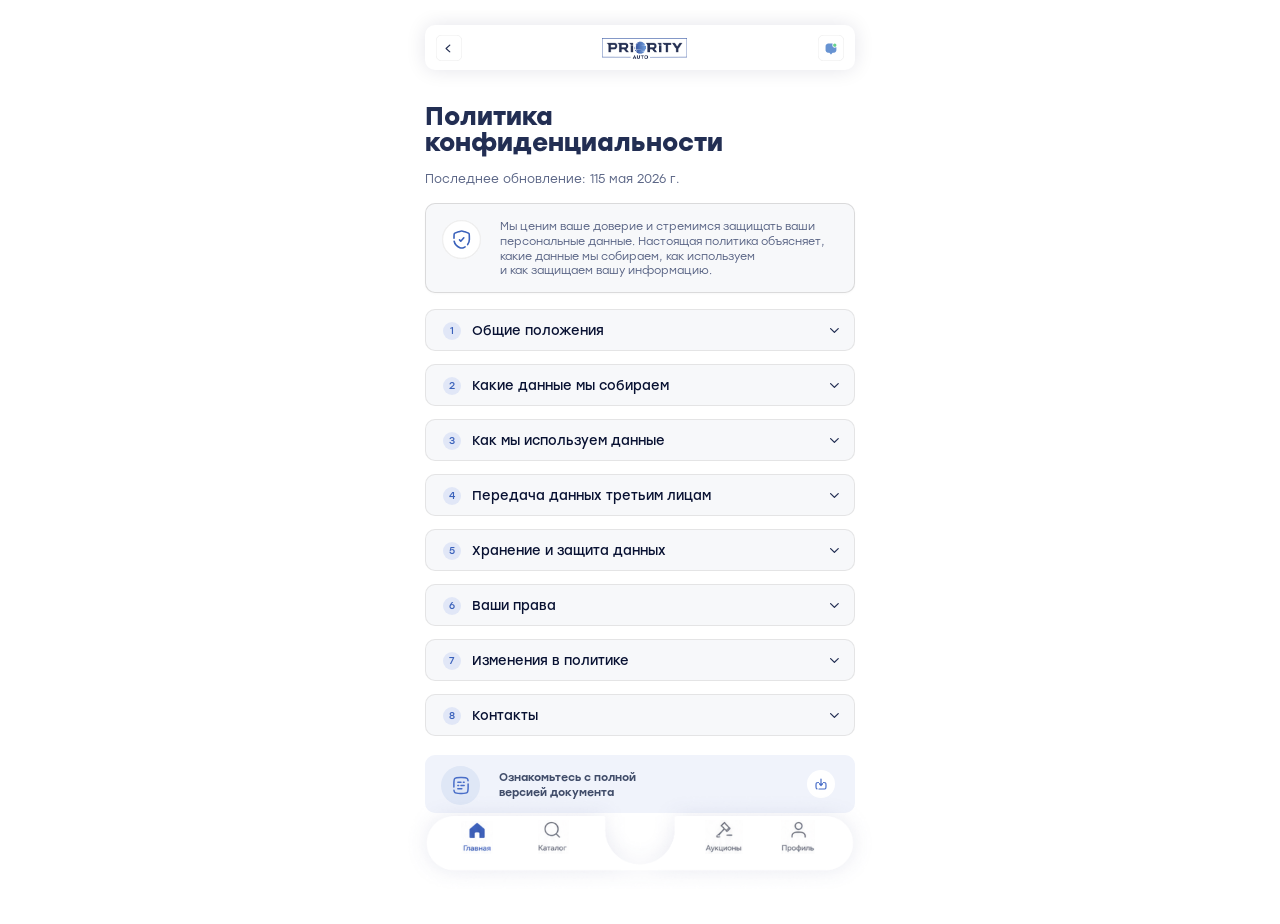
<file: politic.html>
<!doctype html>
<html lang="en">
  <head>
    <meta charset="UTF-8" />
    <meta
      name="viewport"
      content="width=device-width, initial-scale=1.0, viewport-fit=cover"
    />

    <title>Priority Auto - Автомобили и мотоциклы из Азии</title>
    <link
      rel="icon"
      type="image/png"
      sizes="96x96"
      href="https://sintez-digital.ru/work/priority/img/favicon/favicon-96x96.png"
    />
    <link
      rel="icon"
      type="image/svg+xml"
      href="https://sintez-digital.ru/work/priority/img/favicon/favicon.svg"
    />
    <link
      rel="apple-touch-icon"
      sizes="96x96"
      href="https://sintez-digital.ru/work/priority/img/favicon/favicon-96x96.png"
    />
    <link rel="preconnect" href="https://fonts.googleapis.com" />
    <link rel="preconnect" href="https://fonts.gstatic.com" crossorigin />
    <link
      href="https://fonts.googleapis.com/css2?family=Inter:wght@500&display=swap"
      rel="stylesheet"
    />

    <link rel="stylesheet" href="css/reset.css" />
    <link rel="stylesheet" href="css/style.css" />
  </head>
  <body class="body">
    <div class="wrapper">
      <div class="save-place"></div>
      <header class="header">
        <div class="header__container">
          <div class="header__inner">
            <a href="#" class="header__back">
              <svg width="26" height="26">
                <use href="./img/sprite.svg#back"></use>
              </svg>
            </a>
            <a href="index.html" class="header__logo">
              <img
                src="img/logo.png"
                alt="Логотип"
                width="85px"
                height="20px"
              />
            </a>
            <a href="#" class="header__notification">
              <svg width="26" height="26">
                <use href="./img/sprite.svg#notification"></use>
              </svg>
            </a>
          </div>
        </div>
      </header>
      <main class="main">
        <section class="politic">
          <div class="politic__container">
            <h1 class="politic__title title-big">
              Политика конфиденциальности
            </h1>
            <div class="politic__subtitle">
              Последнее обновление: 115 мая 2026 г.
            </div>
            <div class="politic__text">
              <svg width="39px" height="39px">
                <use href="./img/sprite.svg#politic-icon-1"></use>
              </svg>
              <p>
                Мы ценим ваше доверие и стремимся защищать ваши персональные
                данные. Настоящая политика объясняет, какие данные мы собираем,
                как используем <br />
                и как защищаем вашу информацию.
              </p>
            </div>
            <div class="politic__items">
              <div class="politic__item">
                <div class="politic__header">
                  Общие положения
                  <svg width="9px" height="6px">
                    <use href="./img/sprite.svg#arrow3"></use>
                  </svg>
                </div>
                <div class="politic__body">
                  Lorem ipsum, dolor sit amet consectetur adipisicing elit.
                  Culpa qui et fuga, quae beatae repellat sint nostrum veritatis
                  esse magnam a mollitia deleniti velit iste, aliquid adipisci
                  cum, animi voluptatem cupiditate delectus tenetur aspernatur!
                  Deserunt dignissimos esse excepturi laboriosam! Error magnam
                  assumenda dolorem labore quibusdam nemo magni ipsum doloribus
                  nulla?
                </div>
              </div>
              <div class="politic__item">
                <div class="politic__header">
                  Какие данные мы собираем
                  <svg width="9px" height="6px">
                    <use href="./img/sprite.svg#arrow3"></use>
                  </svg>
                </div>
                <div class="politic__body">
                  Lorem ipsum, dolor sit amet consectetur adipisicing elit.
                  Culpa qui et fuga, quae beatae repellat sint nostrum veritatis
                  esse magnam a mollitia deleniti velit iste, aliquid adipisci
                  cum, animi voluptatem cupiditate delectus tenetur aspernatur!
                  Deserunt dignissimos esse excepturi laboriosam! Error magnam
                  assumenda dolorem labore quibusdam nemo magni ipsum doloribus
                  nulla?
                </div>
              </div>
              <div class="politic__item">
                <div class="politic__header">
                  Как мы используем данные
                  <svg width="9px" height="6px">
                    <use href="./img/sprite.svg#arrow3"></use>
                  </svg>
                </div>
                <div class="politic__body">
                  Lorem ipsum, dolor sit amet consectetur adipisicing elit.
                  Culpa qui et fuga, quae beatae repellat sint nostrum veritatis
                  esse magnam a mollitia deleniti velit iste, aliquid adipisci
                  cum, animi voluptatem cupiditate delectus tenetur aspernatur!
                  Deserunt dignissimos esse excepturi laboriosam! Error magnam
                  assumenda dolorem labore quibusdam nemo magni ipsum doloribus
                  nulla?
                </div>
              </div>
              <div class="politic__item">
                <div class="politic__header">
                  Передача данных третьим лицам
                  <svg width="9px" height="6px">
                    <use href="./img/sprite.svg#arrow3"></use>
                  </svg>
                </div>
                <div class="politic__body">
                  Lorem ipsum, dolor sit amet consectetur adipisicing elit.
                  Culpa qui et fuga, quae beatae repellat sint nostrum veritatis
                  esse magnam a mollitia deleniti velit iste, aliquid adipisci
                  cum, animi voluptatem cupiditate delectus tenetur aspernatur!
                  Deserunt dignissimos esse excepturi laboriosam! Error magnam
                  assumenda dolorem labore quibusdam nemo magni ipsum doloribus
                  nulla?
                </div>
              </div>
              <div class="politic__item">
                <div class="politic__header">
                  Хранение и защита данных
                  <svg width="9px" height="6px">
                    <use href="./img/sprite.svg#arrow3"></use>
                  </svg>
                </div>
                <div class="politic__body">
                  Lorem ipsum, dolor sit amet consectetur adipisicing elit.
                  Culpa qui et fuga, quae beatae repellat sint nostrum veritatis
                  esse magnam a mollitia deleniti velit iste, aliquid adipisci
                  cum, animi voluptatem cupiditate delectus tenetur aspernatur!
                  Deserunt dignissimos esse excepturi laboriosam! Error magnam
                  assumenda dolorem labore quibusdam nemo magni ipsum doloribus
                  nulla?
                </div>
              </div>
              <div class="politic__item">
                <div class="politic__header">
                  Ваши права
                  <svg width="9px" height="6px">
                    <use href="./img/sprite.svg#arrow3"></use>
                  </svg>
                </div>
                <div class="politic__body">
                  Lorem ipsum, dolor sit amet consectetur adipisicing elit.
                  Culpa qui et fuga, quae beatae repellat sint nostrum veritatis
                  esse magnam a mollitia deleniti velit iste, aliquid adipisci
                  cum, animi voluptatem cupiditate delectus tenetur aspernatur!
                  Deserunt dignissimos esse excepturi laboriosam! Error magnam
                  assumenda dolorem labore quibusdam nemo magni ipsum doloribus
                  nulla?
                </div>
              </div>
              <div class="politic__item">
                <div class="politic__header">
                  Изменения в политике
                  <svg width="9px" height="6px">
                    <use href="./img/sprite.svg#arrow3"></use>
                  </svg>
                </div>
                <div class="politic__body">
                  Lorem ipsum, dolor sit amet consectetur adipisicing elit.
                  Culpa qui et fuga, quae beatae repellat sint nostrum veritatis
                  esse magnam a mollitia deleniti velit iste, aliquid adipisci
                  cum, animi voluptatem cupiditate delectus tenetur aspernatur!
                  Deserunt dignissimos esse excepturi laboriosam! Error magnam
                  assumenda dolorem labore quibusdam nemo magni ipsum doloribus
                  nulla? Lorem ipsum, dolor sit amet consectetur adipisicing
                  elit. Culpa qui et fuga, quae beatae repellat sint nostrum
                  veritatis esse magnam a mollitia deleniti velit iste, aliquid
                  adipisci cum, animi voluptatem cupiditate delectus tenetur
                  aspernatur! Deserunt dignissimos esse excepturi laboriosam!
                  Error magnam assumenda dolorem labore quibusdam nemo magni
                  ipsum doloribus nulla?
                </div>
              </div>
              <div class="politic__item">
                <div class="politic__header">
                  Контакты
                  <svg width="9px" height="6px">
                    <use href="./img/sprite.svg#arrow3"></use>
                  </svg>
                </div>
                <div class="politic__body">
                  Lorem ipsum, dolor sit amet consectetur adipisicing elit.
                  Culpa qui et fuga, quae beatae repellat sint nostrum veritatis
                  esse magnam a mollitia deleniti velit iste, aliquid adipisci
                  cum, animi voluptatem cupiditate delectus tenetur aspernatur!
                  Deserunt dignissimos esse excepturi laboriosam! Error magnam
                  assumenda dolorem labore quibusdam nemo magni ipsum doloribus
                  nulla?
                </div>
              </div>
            </div>
            <div class="politic__full">
              <svg width="39px" height="39px">
                <use href="./img/sprite.svg#politic-icon-2"></use>
              </svg>
              <p>Ознакомьтесь с полной версией документа</p>
              <button>
                <svg width="28px" height="28px">
                  <use href="./img/sprite.svg#politic-icon-3"></use>
                </svg>
              </button>
            </div>
          </div>
        </section>
      </main>
      <footer class="footer">
        <div class="footer__container">
          <div class="footer__body">
            <a href="index.html" class="footer__item">
              <img
                src="img/footer/home.png"
                width="32px"
                height="33px"
                alt=""
              />
            </a>
            <a href="search.html" class="footer__item">
              <img
                src="img/footer/catalog.png"
                width="31px"
                height="34px"
                alt=""
              />
            </a>
            <a href="catalog.html" class="footer__item" id="footer-button">
              <svg class="footer__item" width="86" height="86">
                <use href="./img/sprite.svg#footer"></use>
              </svg>
            </a>

            <a href="auction.html" class="footer__item">
              <img
                src="img/footer/auctions.png"
                width="38px"
                height="34px"
                alt=""
              />
            </a>
            <a href="profile.html" class="footer__item">
              <img src="img/footer/profile.png" width="34" height="34" alt="" />
            </a>
            <img src="img/footer/shadow.png" class="footer__bg _bgi" alt="" />
          </div>
        </div>
      </footer>
    </div>

    <script src="js/script.js"></script>
  </body>
</html>
</file>
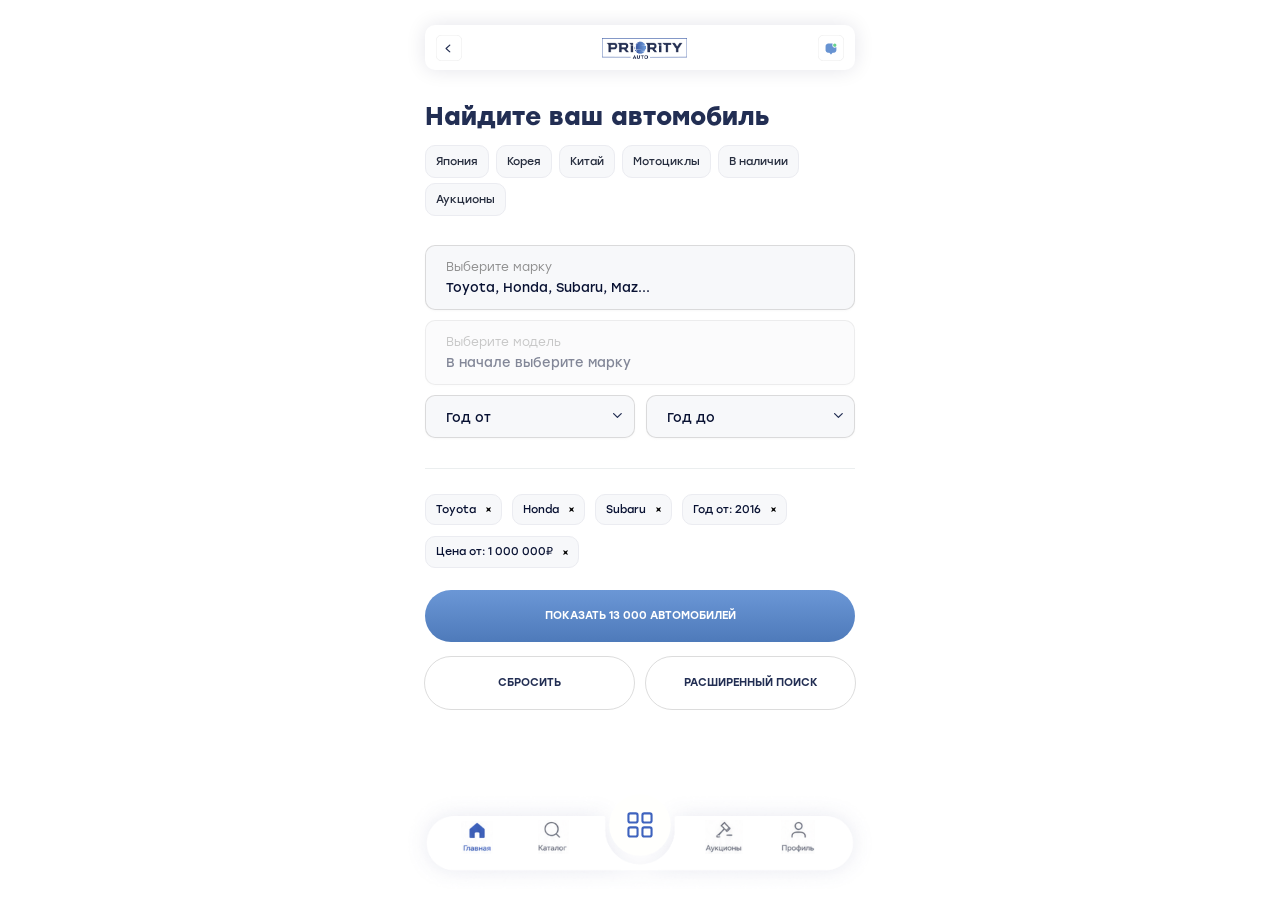
<file: search.html>
<!doctype html>
<html lang="en">
  <head>
    <meta charset="UTF-8" />
    <meta
      name="viewport"
      content="width=device-width, initial-scale=1.0, viewport-fit=cover"
    />

    <title>Priority Auto - Автомобили и мотоциклы из Азии</title>
    <link
      rel="icon"
      type="image/png"
      sizes="96x96"
      href="https://sintez-digital.ru/work/priority/img/favicon/favicon-96x96.png"
    />
    <link
      rel="icon"
      type="image/svg+xml"
      href="https://sintez-digital.ru/work/priority/img/favicon/favicon.svg"
    />
    <link
      rel="apple-touch-icon"
      sizes="96x96"
      href="https://sintez-digital.ru/work/priority/img/favicon/favicon-96x96.png"
    />
    <link rel="preconnect" href="https://fonts.googleapis.com" />
    <link rel="preconnect" href="https://fonts.gstatic.com" crossorigin />
    <link
      href="https://fonts.googleapis.com/css2?family=Inter:wght@500&display=swap"
      rel="stylesheet"
    />

    <link rel="stylesheet" href="css/reset.css" />
    <link rel="stylesheet" href="css/style.css" />
  </head>
  <body class="body">
    <div class="wrapper">
      <div class="save-place"></div>
      <header class="header">
        <div class="header__container">
          <div class="header__inner">
            <a href="#" class="header__back">
              <svg width="26" height="26">
                <use href="./img/sprite.svg#back"></use>
              </svg>
            </a>
            <a href="index.html" class="header__logo">
              <img
                src="img/logo.png"
                alt="Логотип"
                width="85px"
                height="20px"
              />
            </a>
            <a href="#" class="header__notification">
              <svg width="26" height="26">
                <use href="./img/sprite.svg#notification"></use>
              </svg>
            </a>
          </div>
        </div>
      </header>
      <main class="main">
        <form action="#" class="search">
          <div class="search__container">
            <h1 class="search__title title-big">Найдите ваш автомобиль</h1>
            <div class="search__types">
              <label class="search__type">
                Япония
                <input type="checkbox" />
              </label>
              <label class="search__type">
                Корея
                <input type="checkbox" />
              </label>
              <label class="search__type">
                Китай
                <input type="checkbox" />
              </label>
              <label class="search__type">
                Мотоциклы
                <input type="checkbox" />
              </label>
              <label class="search__type">
                В наличии
                <input type="checkbox" />
              </label>
              <label class="search__type">
                Аукционы
                <input type="checkbox" />
              </label>
            </div>
            <div class="search__models models-search">
              <div class="models-search__model">
                <span class="models-search__model-subtitle"
                  >Выберите марку</span
                >
                <input
                  type="text"
                  class="models-search__header"
                  placeholder="Toyota, Honda, Subaru, Maz..."
                />
                <div class="models-search__body">
                  <label class="models-search__choice">
                    Toyota
                    <input type="checkbox" />
                  </label>
                  <label class="models-search__choice">
                    Honda
                    <input type="checkbox" />
                  </label>
                  <label class="models-search__choice">
                    Subaru
                    <input type="checkbox" />
                  </label>
                  <label class="models-search__choice">
                    Mazerati
                    <input type="checkbox" />
                  </label>
                  <label class="models-search__choice">
                    Toyota
                    <input type="checkbox" />
                  </label>
                  <label class="models-search__choice">
                    Honda
                    <input type="checkbox" />
                  </label>
                  <label class="models-search__choice">
                    Subaru
                    <input type="checkbox" />
                  </label>
                  <label class="models-search__choice">
                    Mazerati
                    <input type="checkbox" />
                  </label>
                  <label class="models-search__choice">
                    Toyota
                    <input type="checkbox" />
                  </label>
                  <label class="models-search__choice">
                    Honda
                    <input type="checkbox" />
                  </label>
                  <label class="models-search__choice">
                    Subaru
                    <input type="checkbox" />
                  </label>
                  <label class="models-search__choice">
                    Mazerati
                    <input type="checkbox" />
                  </label>
                </div>
              </div>
              <div class="models-search__model _block">
                <span class="models-search__model-subtitle"
                  >Выберите модель</span
                >
                <input
                  type="text"
                  class="models-search__header"
                  placeholder="В начале выберите марку"
                />
                <div class="models-search__body">
                  <label class="models-search__choice">
                    Model1
                    <input type="checkbox" />
                  </label>
                  <label class="models-search__choice">
                    Model2
                    <input type="checkbox" />
                  </label>
                  <label class="models-search__choice">
                    Model3
                    <input type="checkbox" />
                  </label>
                  <label class="models-search__choice">
                    Model4
                    <input type="checkbox" />
                  </label>
                  <label class="models-search__choice">
                    Model5
                    <input type="checkbox" />
                  </label>
                  <label class="models-search__choice">
                    Model6
                    <input type="checkbox" />
                  </label>
                  <label class="models-search__choice">
                    Model7
                    <input type="checkbox" />
                  </label>
                  <label class="models-search__choice">
                    Model8
                    <input type="checkbox" />
                  </label>
                  <label class="models-search__choice">
                    Model9
                    <input type="checkbox" />
                  </label>
                  <label class="models-search__choice">
                    Model10
                    <input type="checkbox" />
                  </label>
                  <label class="models-search__choice">
                    Model11
                    <input type="checkbox" />
                  </label>
                  <label class="models-search__choice">
                    Model12
                    <input type="checkbox" />
                  </label>
                </div>
              </div>
            </div>
            <div class="search__date date-search">
              <div class="date-search__date">
                <div class="date-search__header">
                  Год от
                  <svg class="date-search__arrow" width="9px" height="6px">
                    <use href="./img/sprite.svg#arrow3"></use>
                  </svg>
                </div>
                <div class="date-search__body">
                  <label class="date-search__choice">
                    01.01.2000
                    <input type="radio" />
                  </label>
                  <label class="date-search__choice">
                    01.01.2001
                    <input type="radio" /> </label
                  ><label class="date-search__choice">
                    01.01.2002
                    <input type="radio" /> </label
                  ><label class="date-search__choice">
                    01.01.2003
                    <input type="radio" /> </label
                  ><label class="date-search__choice">
                    01.01.2004
                    <input type="radio" /> </label
                  ><label class="date-search__choice">
                    01.01.2005
                    <input type="radio" /> </label
                  ><label class="date-search__choice">
                    01.01.2006
                    <input type="radio" /> </label
                  ><label class="date-search__choice">
                    01.01.2007
                    <input type="radio" /> </label
                  ><label class="date-search__choice">
                    01.01.2008
                    <input type="radio" /> </label
                  ><label class="date-search__choice">
                    01.01.2009
                    <input type="radio" /> </label
                  ><label class="date-search__choice">
                    01.01.2010
                    <input type="radio" /> </label
                  ><label class="date-search__choice">
                    01.01.2011
                    <input type="radio" /> </label
                  ><label class="date-search__choice">
                    01.01.2012
                    <input type="radio" />
                  </label>
                </div>
              </div>
              <div class="date-search__date">
                <div class="date-search__header">
                  Год до
                  <svg class="date-search__arrow" width="9px" height="6px">
                    <use href="./img/sprite.svg#arrow3"></use>
                  </svg>
                </div>
                <div class="date-search__body">
                  <label class="date-search__choice">
                    01.01.2000
                    <input type="radio" />
                  </label>
                  <label class="date-search__choice">
                    01.01.2001
                    <input type="radio" /> </label
                  ><label class="date-search__choice">
                    01.01.2002
                    <input type="radio" /> </label
                  ><label class="date-search__choice">
                    01.01.2003
                    <input type="radio" /> </label
                  ><label class="date-search__choice">
                    01.01.2004
                    <input type="radio" /> </label
                  ><label class="date-search__choice">
                    01.01.2005
                    <input type="radio" /> </label
                  ><label class="date-search__choice">
                    01.01.2006
                    <input type="radio" /> </label
                  ><label class="date-search__choice">
                    01.01.2007
                    <input type="radio" /> </label
                  ><label class="date-search__choice">
                    01.01.2008
                    <input type="radio" /> </label
                  ><label class="date-search__choice">
                    01.01.2009
                    <input type="radio" /> </label
                  ><label class="date-search__choice">
                    01.01.2010
                    <input type="radio" /> </label
                  ><label class="date-search__choice">
                    01.01.2011
                    <input type="radio" /> </label
                  ><label class="date-search__choice">
                    01.01.2012
                    <input type="radio" />
                  </label>
                </div>
              </div>
            </div>
            <div class="search__selected selected-search">
              <div class="selected-search__item">
                Toyota
                <img
                  src="img/search/cross.png"
                  class="selected-search__cross"
                  width="5px"
                  height="5px"
                  alt=""
                />
              </div>
              <div class="selected-search__item">
                Honda
                <img
                  src="img/search/cross.png"
                  class="selected-search__cross"
                  width="5px"
                  height="5px"
                  alt=""
                />
              </div>
              <div class="selected-search__item">
                Subaru
                <img
                  src="img/search/cross.png"
                  class="selected-search__cross"
                  width="5px"
                  height="5px"
                  alt=""
                />
              </div>
              <div class="selected-search__item">
                Год от: 2016
                <img
                  src="img/search/cross.png"
                  class="selected-search__cross"
                  width="5px"
                  height="5px"
                  alt=""
                />
              </div>
              <div class="selected-search__item">
                Цена от: 1 000 000₽
                <img
                  src="img/search/cross.png"
                  class="selected-search__cross"
                  width="5px"
                  height="5px"
                  alt=""
                />
              </div>
            </div>
            <div class="search__buttons">
              <a href="#" class="search__button button"
                >Показать 13 000 автомобилей</a
              >
              <button type="reset" class="search__button button button-white">
                Сбросить
              </button>
              <a href="#" class="search__button button button-white"
                >расширенный поиск</a
              >
            </div>
          </div>
        </form>
      </main>
      <footer class="footer">
        <div class="footer__container">
          <div class="footer__body">
            <a href="index.html" class="footer__item">
              <img
                src="img/footer/home.png"
                width="32px"
                height="33px"
                alt=""
              />
            </a>
            <a href="search.html" class="footer__item">
              <img
                src="img/footer/catalog.png"
                width="31px"
                height="34px"
                alt=""
              />
            </a>
            <a href="catalog.html" class="footer__item" id="footer-button">
              <svg class="footer__item" width="86" height="86">
                <use href="./img/sprite.svg#footer"></use>
              </svg>
            </a>

            <a href="auction.html" class="footer__item">
              <img
                src="img/footer/auctions.png"
                width="38px"
                height="34px"
                alt=""
              />
            </a>
            <a href="profile.html" class="footer__item">
              <img src="img/footer/profile.png" width="34" height="34" alt="" />
            </a>
            <img src="img/footer/shadow.png" class="footer__bg _bgi" alt="" />
          </div>
        </div>
      </footer>
    </div>

    <script src="js/script.js"></script>
  </body>
</html>
</file>
<file: css/style.css>
@charset "UTF-8";
/*-------------------------------------------------------------------------------------------
------------------------------------------ЦВЕТА----------------------------------------------
-------------------------------------------------------------------------------------------*/
/*-------------------------------------------------------------------------------------------
------------------------------------------ШРИФТЫ---------------------------------------------
-------------------------------------------------------------------------------------------*/
@font-face {
  font-family: "NTSomic Regular";
  src: url(../fonts/01_NTSomic-Regular.ttf);
  font-weight: 400;
}
@font-face {
  font-family: "NTSomic Medium";
  src: url(../fonts/02_NTSomic-Medium.ttf);
  font-weight: 500;
}
@font-face {
  font-family: "Uncage";
  src: url(../fonts/ofont.ru_Uncage.ttf);
  font-weight: 500;
}
@font-face {
  font-family: "Stozl bold";
  src: url(../fonts/stolzl_bold.otf);
  font-weight: 700;
}
@font-face {
  font-family: "Stozl book";
  src: url(../fonts/stolzl_book.otf);
  font-weight: 400;
}
@font-face {
  font-family: "Stozl medium";
  src: url(../fonts/stolzl_medium.otf);
  font-weight: 500;
}
@font-face {
  font-family: "Stozl regular";
  src: url(../fonts/stolzl_regular.otf);
  font-weight: 400;
}
/*-------------------------------------------------------------------------------------------
-----------------------------------------ПЕРЕМЕННЫЕ------------------------------------------
-------------------------------------------------------------------------------------------*/
/*-------------------------------------------------------------------------------------------
-----------------------------------СТАНДАРТНЫЕ НАСТРОЙКИ-------------------------------------
-------------------------------------------------------------------------------------------*/
html,
body {
  height: 100%;
}

.body {
  font-family: "Stozl medium";
  font-weight: 500;
  font-size: 8px;
  line-height: 120%;
  color: #576283;
  letter-spacing: -2%;
}

.wrapper {
  display: flex;
  flex-direction: column;
  min-height: 100svh;
  padding-top: 10px;
}

.save-place {
  padding-top: 10px;
  position: fixed;
  z-index: 100;
  top: 0;
  left: 0;
  right: 0;
  width: 100%;
  background-color: #fff;
}

.main {
  flex: 1 1 auto;
}

div[class*=__container] {
  max-width: 1200px;
  margin: 0 auto;
  padding: 0px 20px;
  max-width: 470px;
}

._bgi {
  position: absolute;
  z-index: -1;
  top: 0;
  left: 0;
  right: 0;
  bottom: 0;
  width: 100%;
  height: 100%;
  -o-object-fit: cover;
     object-fit: cover;
}

.button {
  display: inline-flex;
  line-height: 31px;
  padding: 0 15.5px;
  background: linear-gradient(#6b97d6, #4e7aba, #fff, #fff);
  background-size: 100% 300%;
  background-position: 0% 0%;
  border-radius: 60px;
  color: #fff;
  font-size: 6px;
  text-transform: uppercase;
  letter-spacing: 8%;
  min-width: 123px;
  text-align: center;
  justify-content: center;
  white-space: nowrap;
}
.button:hover {
  transform: scale(1);
  outline: 1px rgba(210, 210, 210, 0.78) solid;
  background-position: 0% 100%;
  color: #222e53;
}
.button.button-white {
  outline: 1px rgba(210, 210, 210, 0.78) solid;
  background-position: 0% 100%;
  color: #222e53;
}
.button.button-white:hover {
  outline: 1px rgba(210, 210, 210, 0.78) solid;
  background-position: 0% 0%;
  color: #fff;
}

.title {
  font-family: "Stozl bold";
  font-weight: 700;
  line-height: 105%;
  font-size: 15px;
  color: #222e53;
}

.title-big {
  font-family: "Stozl bold";
  font-weight: 700;
  line-height: 105%;
  font-size: 25px;
  color: #222e53;
  margin-right: 10px;
}

a,
button {
  transition: all 0.2s ease;
}
a:hover,
button:hover {
  transform: scale(1.05);
}

/*-------------------------------------------------------------------------------------------
--------------------------------------HEADER---------------------------------------------
-------------------------------------------------------------------------------------------*/
.header {
  margin-bottom: 15px;
  margin-top: 15px;
}
.header__inner {
  padding: 10px 11px 6px 11px;
  border-radius: 10px;
  box-shadow: 0 0 20px rgba(12, 14, 60, 0.11);
  display: flex;
  align-items: center;
  justify-content: space-between;
  background-color: #fff;
}
.header__back {
  color: #fff;
}
.header__back:hover {
  color: #d7e7fe;
}
.header__logo {
  width: 85px;
  height: 20px;
  margin-left: 8px;
  margin-top: -2px;
}
.header__notification {
  color: #fff;
  transition: all 0.2s ease;
}
.header__notification:hover {
  color: #d7e7fe;
}

/*-------------------------------------------------------------------------------------------
------------------------------------CALCULATE---------------------------------------------
-------------------------------------------------------------------------------------------*/
.calculate {
  margin-bottom: 23.34px;
}
.calculate__inner {
  position: relative;
  padding: 23px 20px 26px 20px;
  border-radius: 20.62px;
  overflow: hidden;
}
.calculate__title {
  font-family: "Stozl bold";
  font-weight: 700;
  font-size: 20px;
  line-height: 105%;
  letter-spacing: -2%;
  margin-bottom: 11px;
  max-width: 140px;
  color: #222e53;
}
.calculate__text {
  font-family: "Stozl book";
  font-weight: 400;
  line-height: 125%;
  font-size: 9px;
  letter-spacing: -2%;
  color: #576283;
  max-width: 100px;
  margin-bottom: 12px;
}
.calculate__car {
  position: absolute;
  bottom: -4px;
  right: -3px;
  width: 184px;
}
/*-------------------------------------------------------------------------------------------
--------------------------------------MODELS---------------------------------------------
-------------------------------------------------------------------------------------------*/
.models {
  margin-bottom: 29px;
}
.models__container {
  display: grid;
  grid-template-columns: 1fr 1fr;
  gap: 9px;
}
.item-model {
  background-color: #f7f8fa;
  border-radius: 20.62px;
  overflow: hidden;
  padding: 11px 11px 11px 14px;
  display: flex;
  flex-direction: column;
}
.item-model__header {
  display: flex;
  justify-content: space-between;
  margin-bottom: 1px;
}
.item-model__model {
  width: 27px;
  height: 27px;
  margin-top: 5px;
}
.item-model__title {
  font-size: 14px;
  font-weight: 500;
  color: #222e53;
  margin-bottom: 3px;
  line-height: 105%;
  letter-spacing: -2%;
  margin-top: auto;
}
.item-model__footer {
  display: flex;
  align-items: center;
  justify-content: space-between;
}
.item-model__text {
  font-family: "Stozl book";
  font-weight: 400;
  line-height: 132%;
  letter-spacing: -2%;
  max-width: 93px;
}
.item-model__arrow {
  display: block;
  min-width: 21px;
  min-height: 22px;
  color: #eceff6;
}
.item-model__arrow:hover {
  color: #b9b9b9;
}

/*-------------------------------------------------------------------------------------------
------------------------------------LOYAL---------------------------------------------
-------------------------------------------------------------------------------------------*/
.loyal {
  margin-bottom: 37px;
}
.loyal__body {
  position: relative;
  padding: 13px 26px 16px;
  border-radius: 20px;
  overflow: hidden;
}
.loyal__title {
  font-size: 14px;
  color: #222e53;
  line-height: 150%;
  margin-bottom: 5px;
}
.loyal__earned {
  font-family: "Stozl regular";
  font-weight: 400;
  font-size: 12px;
  line-height: 125%;
  margin-bottom: 10px;
}
.loyal__earned span {
  font-size: 14px;
  color: #6c98d7;
  margin-left: 3px;
}
.loyal__button {
  letter-spacing: 8%;
  line-height: 28px;
}
/*-------------------------------------------------------------------------------------------
------------------------------------MENU---------------------------------------------
-------------------------------------------------------------------------------------------*/
.menu {
  margin-bottom: 31px;
}
.menu__title {
  margin-bottom: 18px;
}
.menu__list {
  display: grid;
  grid-template-columns: 1fr 1fr;
  gap: 13px;
}
.link-menu {
  display: flex;
  flex-direction: column;
  min-height: 107px;
  border-radius: 15px;
  background-color: #f7f8fa;
  padding: 10px;
  position: relative;
}
.link-menu__header {
  display: flex;
  justify-content: space-between;
}
.link-menu__title {
  line-height: 120%;
  font-size: 12px;
  color: #222e53;
}
.link-menu__icon {
  width: 20px;
  height: 20px;
  margin-top: -5px;
}
.link-menu__arrow {
  margin-top: auto;
}
.link-menu__image {
  position: absolute;
  right: 0;
  bottom: 0;
}

/*-------------------------------------------------------------------------------------------
-----------------------------------ABOUT---------------------------------------------
-------------------------------------------------------------------------------------------*/
.about {
  margin-bottom: 13px;
}
.about__title {
  margin-bottom: 13px;
}
.about__body {
  display: flex;
  gap: 13px;
}
.about__item {
  flex: 0 0 50%;
  min-height: 94px;
  padding: 14.14px;
  border-radius: 11px;
  background-color: #f8f9fc;
  display: flex;
  flex-direction: column;
  position: relative;
  overflow: hidden;
}
.about__item:first-child .about__text {
  max-width: 75px;
}
.about__item:first-child .about__num {
  position: absolute;
  bottom: 2px;
  right: -5px;
}
.about__item:first-child .about__car {
  top: -51px;
  right: -18px;
  transform: rotate(180deg);
  width: 111px;
}
.about__item:last-child {
  align-items: end;
}
.about__item:last-child .about__car {
  top: 0px;
  right: auto;
  left: 0;
  width: 89px;
}
.about__item:last-child .about__num {
  font-size: 32.84px;
  line-height: 100%;
}
.about__item:last-child .about__text {
  text-align: right;
}
.about__num {
  font-family: "Uncage";
  font-weight: 700;
  color: #202d56;
  letter-spacing: 0%;
  font-size: 38.31px;
}
.about__text {
  font-family: "NTSomic Regular";
  font-weight: 400;
  color: #798097;
  font-size: 9px;
  max-width: 56px;
  line-height: 120%;
}
.about__car {
  position: absolute;
  right: 0;
  top: 0;
}

/*-------------------------------------------------------------------------------------------
-------------------------------------REVIEW---------------------------------------------
-------------------------------------------------------------------------------------------*/
.review {
  margin-bottom: 87px;
}
.review__body {
  border-radius: 12px;
  overflow: hidden;
  background-color: #3f5ea7;
  position: relative;
  min-height: 81px;
  padding: 9px 11px 9px 27px;
  display: flex;
  justify-content: space-between;
  position: relative;
  z-index: 1;
}
.review__bg {
  z-index: -1;
  width: 34%;
}
.review__numbers {
  padding-top: 0;
  padding-left: 0;
  flex: 1 1 auto;
}
.review__evaluation {
  font-family: "Uncage";
  font-weight: 500;
  font-size: 45px;
  line-height: 120%;
  letter-spacing: -1%;
  color: #fff;
}
.review__counts {
  font-family: "NTSomic Medium";
  font-weight: 500;
  display: inline-block;
  padding: 4.49px;
  border-radius: 7.86px;
  line-height: 100%;
  letter-spacing: -1%;
  position: relative;
  top: -22px;
  left: 30.39px;
  background-color: #4875de;
  color: #fff;
}
.review__stars {
  display: flex;
  gap: 1px;
  margin-top: -20px;
  margin-left: 31.39px;
}
.review__texts {
  flex: 0 1 165px;
  margin-top: 9px;
}
.review__text {
  font-family: "Stozl book";
  font-weight: 400;
  line-height: 120%;
  color: #fff;
  margin-bottom: 13.37px;
  font-size: 9.86px;
}
.review__review {
  font-family: "Stozl bold";
  font-weight: 700;
  line-height: 120%;
  font-size: 9.24px;
  text-decoration: underline;
  color: #fff;
}

/*-------------------------------------------------------------------------------------------
--------------------------------FOOTER---------------------------------------------
-------------------------------------------------------------------------------------------*/
.footer {
  position: fixed;
  z-index: 100;
  width: 100%;
  bottom: 5%;
}
.footer__body {
  padding: 0 20px;
  width: 100%;
  height: 43px;
  border-radius: 21.5px;
  display: flex;
  justify-content: space-around;
  align-items: center;
  position: relative;
}
.footer__item {
  margin-top: 2%;
}
.footer__item:not(:nth-child(3)) {
  border-radius: 50%;
}
.footer__item:nth-child(3) {
  margin-top: -17px;
  margin-left: 8.5px;
  color: #fffffd;
  transition: all 0.2s ease;
}
.footer__item:nth-child(3):hover {
  color: #eeeeee;
}
.footer__item:nth-child(3) use {
  position: relative;
}
.footer__item:nth-child(3) use:before {
  content: "";
  position: absolute;
  top: 0;
  left: 0;
  bottom: 0;
  right: 0;
  width: 100%;
  height: 100%;
  background-color: red;
}
.footer__item:nth-child(2) {
  position: relative;
  left: 13px;
}
.footer__item:nth-child(4) {
  position: relative;
  left: -10px;
}
.footer__item:nth-child(5) {
  position: relative;
  left: -4px;
}
.footer__bg {
  max-width: none;
  -o-object-fit: cover;
     object-fit: cover;
  width: 110%;
  margin-left: -5%;
  height: auto;
  margin-top: -5%;
}

/*-------------------------------------------------------------------------------------------
-------------------------------------NEWS---------------------------------------------
-------------------------------------------------------------------------------------------*/
.news {
  margin-bottom: 22px;
}
.news__header {
  margin-bottom: 9px;
  display: flex;
  align-items: center;
  justify-content: space-between;
}
.news__all {
  display: inline-flex;
  height: 31px;
  min-width: 88px;
  border-radius: 44px;
  border: 1px #ebebeb solid;
  justify-content: center;
  align-items: center;
  padding: 4px 6px;
  font-family: "Inter", sans-serif;
  font-weight: 600;
  text-transform: uppercase;
  font-size: 6px;
  line-height: 100%;
  letter-spacing: 8%;
  color: #222e53;
  transition: all 0.2s ease;
}
.news__all:hover {
  background-color: #ebebeb;
}
.swiper-news__slide {
  height: 111px;
  border-radius: 20px;
  overflow: hidden;
}
.swiper-news__buttons {
  display: flex;
  align-items: center;
  margin-top: 8px;
}
.swiper-news {
  /*-------------------------------------------------------------------------------------------
  ---------------------------------------НАЧАЛО ГЛАВНОЙ ЧАСТИ---------------------------------------------
  -------------------------------------------------------------------------------------------*/
}
.swiper-news__pagination {
  position: relative;
  text-align: center;
  line-height: 0;
  margin-top: 10px;
}
.swiper-news__pagination .swiper-pagination-bullet {
  width: 7px;
  height: 7px;
  background-color: #d8dae0;
  transition: all 0.2s ease;
  position: relative;
  margin: 0 1.5px !important;
  left: 0;
  top: 0 !important;
  -webkit-tap-highlight-color: transparent;
  transition-delay: 0.1s;
  opacity: 1 !important;
}
.swiper-news__pagination .swiper-pagination-bullet-active {
  background-color: #3b5db2;
  transition-delay: 0.3s;
}
.swiper-news__pagination .animation-line {
  position: absolute;
  top: 0;
  left: 0;
  height: 7px;
  width: 55px;
  border-radius: 7.5px;
  overflow: hidden;
}
.swiper-news__pagination .animation-line:before {
  content: "";
  position: absolute;
  right: 0;
  left: 0;
  padding: 0 4px;
  width: 100%;
  height: 100%;
  border-radius: 7.5px;
  background-color: #3b5db2;
}
.swiper-news__pagination .animation-line.left::before {
  animation: animationLineLeft 0.5s ease-out;
}
.swiper-news__pagination .animation-line.right::before {
  animation: animationLineRight 0.5s ease-out;
}
@keyframes animationLineLeft {
  0% {
    left: 100%;
  }
  50% {
    left: 0;
  }
  100% {
    left: calc(-100% + 7px);
  }
}
@keyframes animationLineRight {
  0% {
    left: -100%;
  }
  50% {
    left: 0;
  }
  100% {
    left: calc(100% - 7px);
  }
}
.swiper-news {
  /*-------------------------------------------------------------------------------------------
  -------------------------------------КОНЕЦ ГЛАВНОЙ ЧАСТИ---------------------------------------------
  -------------------------------------------------------------------------------------------*/
}
.swiper-news__prev {
  position: static;
  margin-left: auto;
  margin-right: 20px;
}
.swiper-news__next {
  position: static;
  margin-left: auto;
}
.swiper-news__prev, .swiper-news__next {
  min-width: 60px;
  min-width: none;
  height: 60px;
  border-radius: 50%;
  border: 2px #3b5db2 solid;
  background-color: #fff;
}
.swiper-news__prev svg, .swiper-news__next svg {
  width: 20px;
}
.swiper-news__prev, .swiper-news__next {
  transition: all 0.2s ease;
}
.swiper-news__prev path, .swiper-news__next path {
  transition: all 0.2s ease;
}
@media (hover: hover) {
  .swiper-news__prev:hover, .swiper-news__next:hover {
    background-color: #3b5db2;
  }
  .swiper-news__prev:hover path, .swiper-news__next:hover path {
    fill: #fff;
  }
}

.slide-news {
  padding: 0px;
  border-radius: 20px;
  height: 111px;
}
.slide-news__header {
  display: flex;
  align-items: center;
  margin-bottom: 20px;
}
@media (max-width: 1022px) {
  .slide-news__header {
    margin-bottom: 10px;
  }
}
.slide-news__icon {
  width: 50px;
  height: 50px;
  border-radius: 50%;
  overflow: hidden;
  margin-right: 20px;
}
@media (max-width: 1022px) {
  .slide-news__icon {
    width: 40px;
    height: 40px;
    margin-right: 15px;
  }
}
.slide-news__icon img {
  width: 100%;
  height: 100%;
}
.slide-news__title {
  display: flex;
  flex-direction: column;
  gap: 5px;
}
.slide-news__name {
  line-height: 1;
  font-size: 18px;
  font-weight: 500;
  color: #0d1025;
}
@media (max-width: 1022px) {
  .slide-news__name {
    font-size: 14px;
  }
}
.slide-news__place {
  line-height: 1;
  font-size: 12px;
}
.slide-news__star {
  margin-left: auto;
  position: relative;
  padding-right: 27px;
}
.slide-news__star:after {
  content: "";
  position: absolute;
  top: 50%;
  transform: translateY(-50%);
  right: 0;
  width: 16px;
  height: 16px;
  background-image: url(../img/news/star.svg);
}
@media (max-width: 1022px) {
  .slide-news__text {
    font-size: 14px;
  }
}

/*-------------------------------------------------------------------------------------------
------------------------------------SEARCH---------------------------------------------
-------------------------------------------------------------------------------------------*/
.search__title {
  margin-top: 18px;
  margin-bottom: 16px;
}
.search__types {
  margin-bottom: 24px;
}
.search__type {
  display: inline-flex;
  line-height: 31px;
  padding: 0 10px;
  border: 1px #ebecf1 solid;
  background-color: #f7f8fa;
  color: #262d3e;
  font-family: "Stozl regular";
  font-weight: 400;
  font-size: 11px;
  border-radius: 10px;
  transition: all 0.2s ease;
  margin-bottom: 5px;
  margin-right: 5px;
}
.search__type:hover {
  opacity: 0.6;
}
.search__type input {
  display: none;
}
.search__type:has(input:checked) {
  color: #fff;
  background-color: #3e60b8;
}

.date-search {
  padding-bottom: 30px;
  border-bottom: 1px solid rgba(194, 202, 205, 0.32);
  display: flex;
  gap: 11px;
}
.date-search__date {
  flex: 0 1 50%;
  position: relative;
}
.date-search__header {
  cursor: pointer;
  position: relative;
  z-index: 2;
  width: 100%;
  height: 43px;
  padding: 17px 20px;
  border-radius: 10px;
  border: 0.5px rgba(210, 210, 210, 0.78) solid;
  background-color: #f7f8fa;
  box-shadow: 0 1px 2px rgba(228, 229, 231, 0.24);
  font-family: "Stozl regular";
  font-size: 13px;
  color: #081132;
  letter-spacing: -2%;
}
.date-search__header::-moz-placeholder {
  color: #081132;
}
.date-search__header::placeholder {
  color: #081132;
}
.date-search__header:has(+ div.date-search__body._show) svg {
  transform: rotate(180deg) translateY(50%);
  bottom: 50%;
}
.date-search__arrow {
  position: absolute;
  z-index: 5;
  right: 11.5px;
  top: 50%;
  transform: translateY(-50%);
  transition: all 0.2s ease;
}
.date-search__body {
  display: flex;
  flex-direction: column;
  position: absolute;
  top: 14px;
  left: 0;
  width: 100%;
  z-index: 1;
  border: 0.5px rgba(210, 210, 210, 0.78) solid;
  background-color: #f7f8fa;
  box-shadow: 0 1px 2px rgba(228, 229, 231, 0.24);
  border-radius: 0px 0px 10px 10px;
  max-height: 0;
  border-color: transparent;
  overflow: auto;
  padding-top: 0;
  padding-bottom: 0;
  transition: all 0.2s ease;
  transform: scaleX(97%);
}
.date-search__body._show {
  width: 100%;
  max-height: 165px;
  padding-top: 27.5px;
  padding-bottom: 17.5px;
  transform: scale(1);
}
.date-search__choice {
  display: flex;
  flex-direction: row-reverse;
  justify-content: start;
  align-items: center;
  font-family: "Stozl regular";
  font-size: 13px;
  color: #081132;
  letter-spacing: -2%;
  line-height: 100%;
  padding: 10px 20px;
  border-bottom: 0.5px rgba(210, 210, 210, 0.78) solid;
}
.date-search__choice input {
  display: none;
}

.models-search {
  margin-bottom: 10px;
}
.models-search__model {
  position: relative;
}
.models-search__model:first-child {
  margin-bottom: 10px;
  z-index: 4;
}
.models-search__model {
  z-index: 3;
}
.models-search__model._block {
  pointer-events: none;
  opacity: 0.5;
}
.models-search__model-subtitle {
  font-family: "Stozl book";
  font-weight: 400;
  font-size: 12px;
  color: #8d8d8d;
  position: absolute;
  top: 18px;
  left: 20.5px;
  z-index: 3;
}
.models-search__header {
  position: relative;
  z-index: 2;
  width: 100%;
  height: 65px;
  padding: 38.5px 20px 17.5px;
  border-radius: 10px;
  border: 0.5px rgba(210, 210, 210, 0.78) solid;
  background-color: #f7f8fa;
  box-shadow: 0 1px 2px rgba(228, 229, 231, 0.24);
  font-family: "Stozl regular";
  font-size: 13px;
  color: #081132;
  letter-spacing: -2%;
}
.models-search__header::-moz-placeholder {
  color: #081132;
}
.models-search__header::placeholder {
  color: #081132;
}
.models-search__body {
  display: grid;
  gap: 10px;
  grid-template-columns: repeat(auto-fit, minmax(55px, 1fr));
  position: absolute;
  top: 55px;
  left: 0;
  width: 100%;
  z-index: 1;
  border: 0.5px rgba(210, 210, 210, 0.78) solid;
  background-color: #f7f8fa;
  box-shadow: 0 1px 2px rgba(228, 229, 231, 0.24);
  padding: 27.5px 20px 17.5px;
  border-radius: 0px 0px 10px 10px;
  max-height: 0px;
  overflow: hidden;
  padding-top: 0;
  padding-bottom: 0;
  transition: all 0.2s ease;
}
.models-search__body._show {
  max-height: 1000px;
  padding-top: 27.5px;
  padding-bottom: 17.5px;
}
.models-search__choice {
  display: flex;
  gap: 5px;
  flex-direction: row-reverse;
  justify-content: start;
  align-items: center;
  font-family: "Stozl regular";
  font-size: 10px;
  color: #081132;
  letter-spacing: -2%;
}

.selected-search {
  padding: 25px 0 11px;
}
.selected-search__item {
  display: inline-flex;
  gap: 10px;
  align-items: center;
  justify-content: space-between;
  padding: 10px;
  border-radius: 10px;
  background-color: #f7f8fa;
  border: 1px #ebecf1 solid;
  font-family: "Stozl regular";
  font-weight: 400;
  font-size: 11px;
  color: #081132;
  margin-right: 8px;
  margin-bottom: 11px;
}
.selected-search__cross {
  transition: all 0.2s ease;
  cursor: pointer;
  position: relative;
  z-index: 0;
}
.selected-search__cross:hover {
  transform: rotate(180deg);
}

.search__buttons {
  padding-bottom: 25.76%;
  display: grid;
  grid-template-columns: minmax(130px, 1fr) minmax(193px, 1fr);
  grid-template-areas: "a a" "b c";
  gap: 15px 12px;
}
.search__button {
  line-height: 52px;
  font-size: 11px;
}
.search__button:nth-child(1) {
  grid-area: a;
}
.search__button:nth-child(2) {
  grid-area: b;
}
.search__button:nth-child(3) {
  grid-area: c;
}

/*-------------------------------------------------------------------------------------------
-----------------------------------POLITIC---------------------------------------------
-------------------------------------------------------------------------------------------*/
.politic {
  padding-top: 18px;
}
.politic__title {
  margin-bottom: 17px;
}
.politic__subtitle {
  font-family: "Stozl book";
  font-weight: 400;
  font-size: 12px;
  line-height: 125%;
  margin-bottom: 16px;
}
.politic__text {
  display: flex;
  gap: 19px;
  padding: 16px 29px 13px 16px;
  border-radius: 10px;
  background-color: #f7f8fa;
  border: 1px rgba(210, 210, 210, 0.78) solid;
  box-shadow: 0 1px 2px rgba(228, 229, 231, 0.24);
  margin-bottom: 16px;
}
.politic__text svg {
  flex: 0 0 39px;
}
.politic__text p {
  font-family: "Stozl book";
  font-weight: 400;
  font-size: 11px;
  line-height: 134%;
}
.politic__items {
  display: flex;
  flex-direction: column;
  gap: 13px;
  counter-reset: counter 0;
}
.politic__item {
  width: 100%;
  padding: 12px 15px 10px 17px;
  background-color: #f7f8fa;
  border: 0.5px rgba(210, 210, 210, 0.5) solid;
  border-radius: 10px;
  display: grid;
  transition: all 0.2s ease;
}
.politic__item:hover {
  background-color: #f1f1f1;
}
.politic__item._show .politic__body {
  padding-top: 10px;
}
.politic__item._show .politic__header svg {
  transform: rotate(180deg);
}
.politic__header {
  counter-increment: counter;
  display: flex;
  align-items: center;
  cursor: pointer;
}
.politic__header:before {
  content: counter(counter) "";
  width: 18px;
  height: 18px;
  display: flex;
  align-items: center;
  justify-content: center;
  background-color: #e1e7f7;
  font-family: "Stozl regular";
  font-weight: 400;
  font-size: 10px;
  color: #3a61bb;
  border-radius: 50%;
  margin-right: 11px;
}
.politic__header {
  font-family: "Stozl regular";
  font-weight: 400;
  color: #081132;
  font-size: 13px;
  line-height: 120%;
}
.politic__header svg {
  margin-left: auto;
  transition: all 0.2s ease;
}
.politic__body {
  font-family: "Stozl regular";
  font-weight: 400;
  color: #081132;
  font-size: 11px;
  line-height: 135%;
  max-height: 0px;
  padding-top: 0;
  overflow: hidden;
  transition: all 0.2s ease;
}
.politic__full {
  padding: 11px 20px 8px 16px;
  border-radius: 10px;
  background-color: #f0f3fb;
  border: 1px rgba(210, 210, 210, 0.78);
  display: flex;
  align-items: center;
  margin-top: 19px;
  margin-bottom: 25.76%;
  font-size: 11px;
  line-height: 134%;
  color: #414d6a;
}
.politic__full p {
  max-width: 150px;
}
.politic__full svg {
  margin-right: 19px;
}
.politic__full button:last-child {
  margin-left: auto;
}
.politic__full button:last-child:hover {
  transform: scale(1);
}
.politic__full button:last-child:hover svg {
  color: #d7e7fe;
}
.politic__full button:last-child svg {
  transition: all 0.2s ease;
  color: #fff;
  margin-right: 0;
}

/*-------------------------------------------------------------------------------------------
------------------------------------LOGIN---------------------------------------------
-------------------------------------------------------------------------------------------*/
.login__container {
  text-align: center;
}
.login__title {
  margin-top: 21px;
  margin-bottom: 15px;
  margin-right: 0;
}
.login__subtitle {
  font-family: "Stozl book";
  font-weight: 400;
  font-size: 12px;
  line-height: 125%;
  margin-bottom: 79px;
}
.login__car {
  margin-left: 12px;
}
.login__form {
  width: 338px;
  padding: 19px 13px 17px 11px;
  border-radius: 15px;
  background-color: #fff;
  display: flex;
  flex-direction: column;
  gap: 15px;
  margin: auto;
  margin-bottom: 100px;
}
.login__input input {
  width: 100%;
  height: 52px;
  border-radius: 26px;
  background-color: rgba(247, 248, 250, 0.67);
  border: 0.5px rgba(210, 210, 210, 0.55) solid;
  box-shadow: 0 1px 2px rgba(228, 229, 231, 0.24);
  padding: 15px;
  padding-left: 50px;
  font-family: "Stozl book";
  font-weight: 400;
  font-size: 12px;
  line-height: 120%;
  color: #17244b;
  transition: all 0.2s ease;
}
.login__input input::-moz-placeholder {
  color: #8d8d8d;
}
.login__input input::placeholder {
  color: #8d8d8d;
}
.login__input input:focus {
  background-color: #f1f1f1;
}
.login__input {
  position: relative;
}
.login__input img {
  position: absolute;
  z-index: 1;
  top: 50%;
  transform: translateY(-50%);
  left: 13px;
  width: 25px;
  height: 25px;
}
.login__button {
  line-height: 52px;
  width: 100%;
  font-size: 11px;
}
</file>
